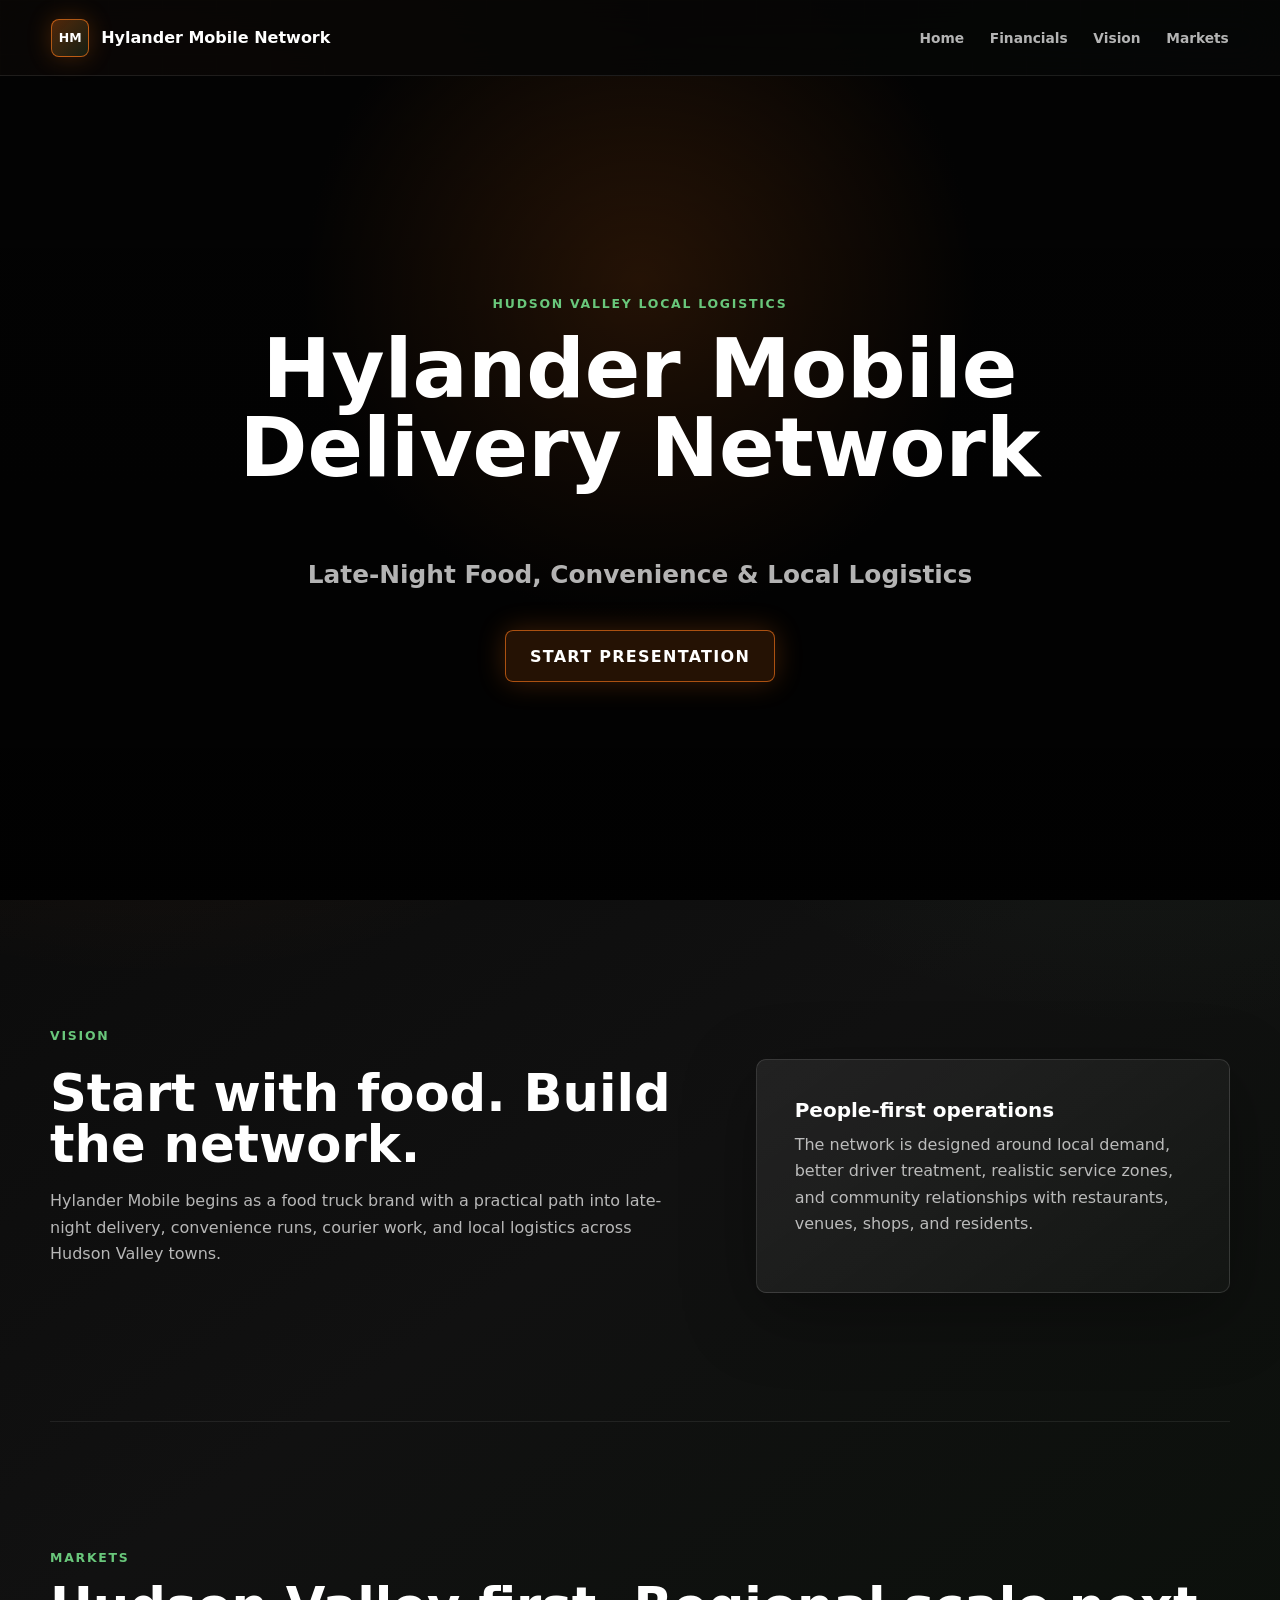
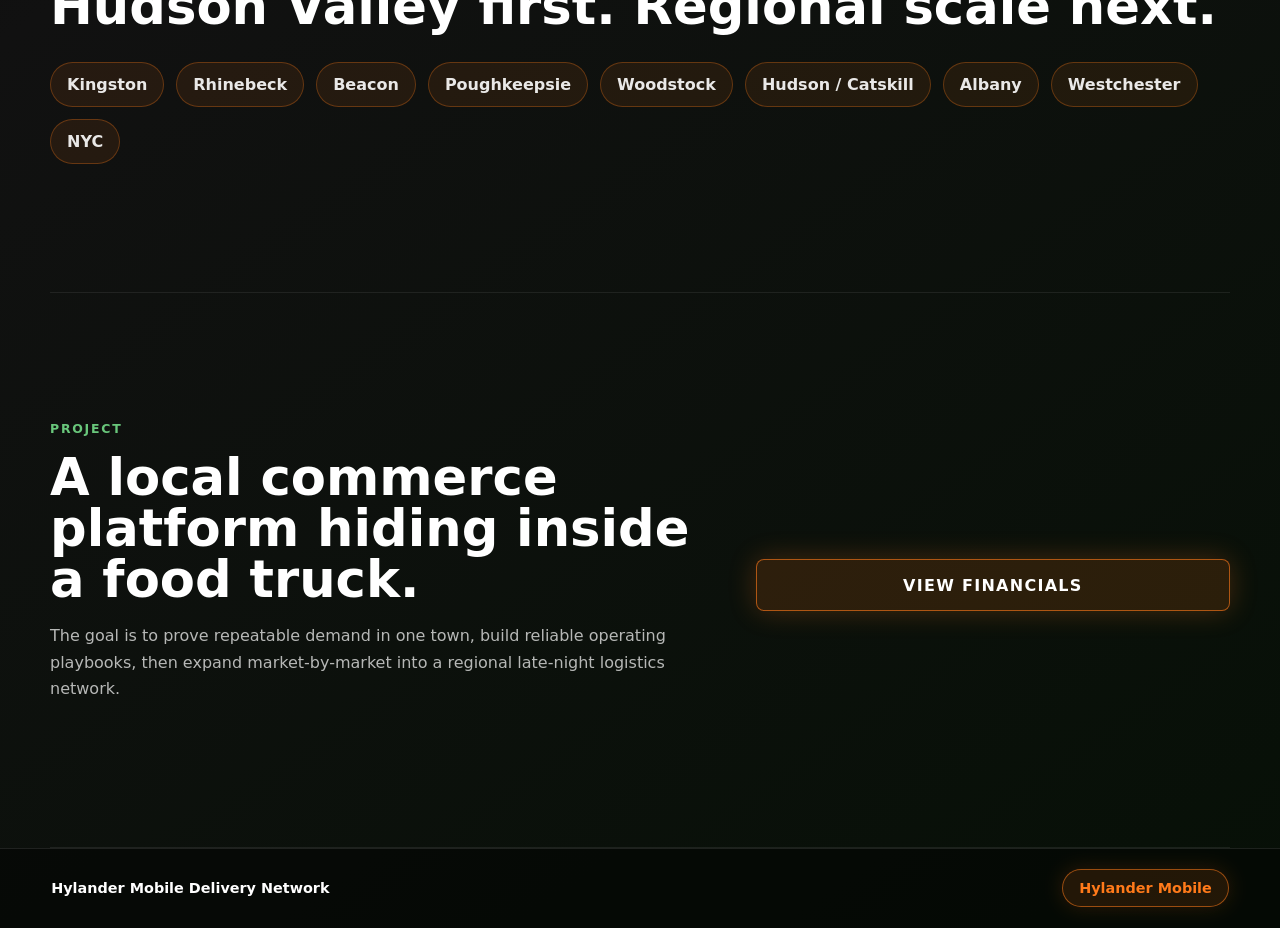
<file: index.html>
<!DOCTYPE html>
<html lang="en">
  <head>
    <meta charset="UTF-8" />
    <meta name="viewport" content="width=device-width, initial-scale=1.0" />
    <title>Hylander Mobile Delivery Network</title>
    <link rel="stylesheet" href="style.css" />
  </head>
  <body>
    <header class="site-nav">
      <a class="nav-logo" href="index.html" aria-label="Hylander Mobile Delivery Network home">
        <span class="logo-mark">HM</span>
        <span>Hylander Mobile Network</span>
      </a>

      <nav class="nav-links" aria-label="Primary navigation">
        <a href="index.html">Home</a>
        <a href="financials.html">Financials</a>
        <a href="#vision">Vision</a>
        <a href="#markets">Markets</a>
      </nav>
    </header>

    <main>
      <section class="deck-hero" id="home" aria-label="Hylander Mobile pitch deck">
        <div class="intro-screen" id="introScreen">
          <div class="intro-content">
            <p class="eyebrow">Hudson Valley Local Logistics</p>
            <h1>Hylander Mobile Delivery Network</h1>
            <p class="subtitle">Late-Night Food, Convenience &amp; Local Logistics</p>
            <button class="primary-action" id="startButton" type="button">
              Start Presentation
            </button>
          </div>
        </div>

        <section class="presentation" id="presentation" aria-live="polite">
          <div class="deck-statusbar">
            <p class="slide-count" id="slideCount">Slide 1 / 8</p>

            <div class="controls" aria-label="Presentation controls">
              <button class="control-button" id="restartButton" type="button" title="Restart">
                Restart
              </button>
              <button class="control-button" id="fullscreenButton" type="button" title="Fullscreen">
                Fullscreen
              </button>
            </div>
          </div>

          <button class="nav-button nav-prev" id="prevButton" type="button" aria-label="Previous slide">
            <span aria-hidden="true">&lsaquo;</span>
          </button>

          <figure class="slide-frame">
            <img id="slideImage" src="" alt="Hylander Mobile pitch deck slide" decoding="async" fetchpriority="high" />
          </figure>

          <button class="nav-button nav-next" id="nextButton" type="button" aria-label="Next slide">
            <span aria-hidden="true">&rsaquo;</span>
          </button>

          <footer class="deck-footer">
            <div class="dot-strip" id="dotStrip" aria-label="Slide navigation"></div>
            <p>Early-stage concept. Financial projections are illustrative examples, not guaranteed results.</p>
          </footer>

          <div class="progress-track" aria-hidden="true">
            <div class="progress-bar" id="progressBar"></div>
          </div>
        </section>
      </section>

      <section class="content-section" id="vision">
        <div class="section-kicker">Vision</div>
        <div class="split-layout">
          <div>
            <h2>Start with food. Build the network.</h2>
            <p>
              Hylander Mobile begins as a food truck brand with a practical path into late-night delivery,
              convenience runs, courier work, and local logistics across Hudson Valley towns.
            </p>
          </div>
          <div class="story-card">
            <h3>People-first operations</h3>
            <p>
              The network is designed around local demand, better driver treatment, realistic service zones,
              and community relationships with restaurants, venues, shops, and residents.
            </p>
          </div>
        </div>
      </section>

      <section class="content-section markets-section" id="markets">
        <div class="section-kicker">Markets</div>
        <h2>Hudson Valley first. Regional scale next.</h2>
        <div class="market-pills">
          <span>Kingston</span>
          <span>Rhinebeck</span>
          <span>Beacon</span>
          <span>Poughkeepsie</span>
          <span>Woodstock</span>
          <span>Hudson / Catskill</span>
          <span>Albany</span>
          <span>Westchester</span>
          <span>NYC</span>
        </div>
      </section>

      <section class="content-section project-section" id="project">
        <div class="section-kicker">Project</div>
        <div class="split-layout">
          <div>
            <h2>A local commerce platform hiding inside a food truck.</h2>
            <p>
              The goal is to prove repeatable demand in one town, build reliable operating playbooks,
              then expand market-by-market into a regional late-night logistics network.
            </p>
          </div>
          <a class="primary-action link-action" href="financials.html">View Financials</a>
        </div>
      </section>
    </main>

    <footer class="site-footer">
      <span>Hylander Mobile Delivery Network</span>
      <a class="footer-button" href="https://hylander-mobile.vercel.app/">Hylander Mobile</a>
    </footer>

    <script src="script.js"></script>
  </body>
</html>
</file>
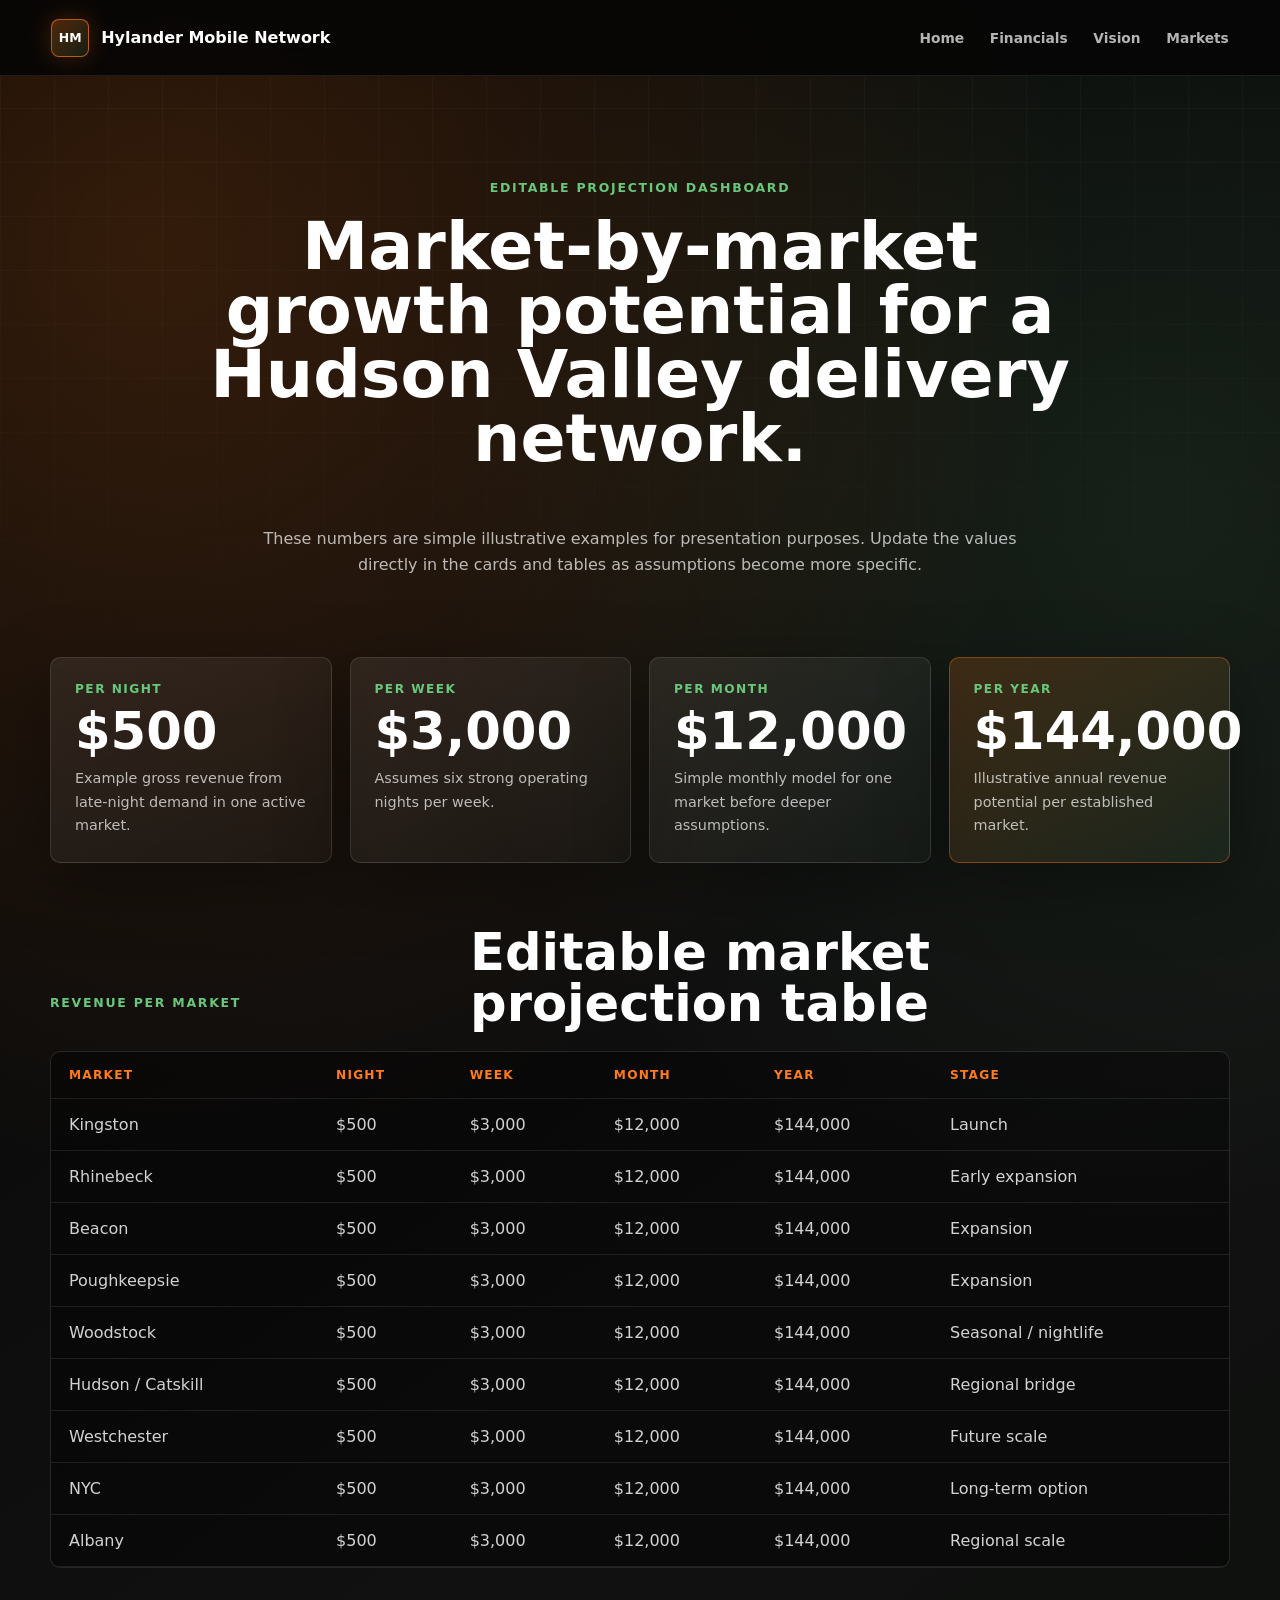
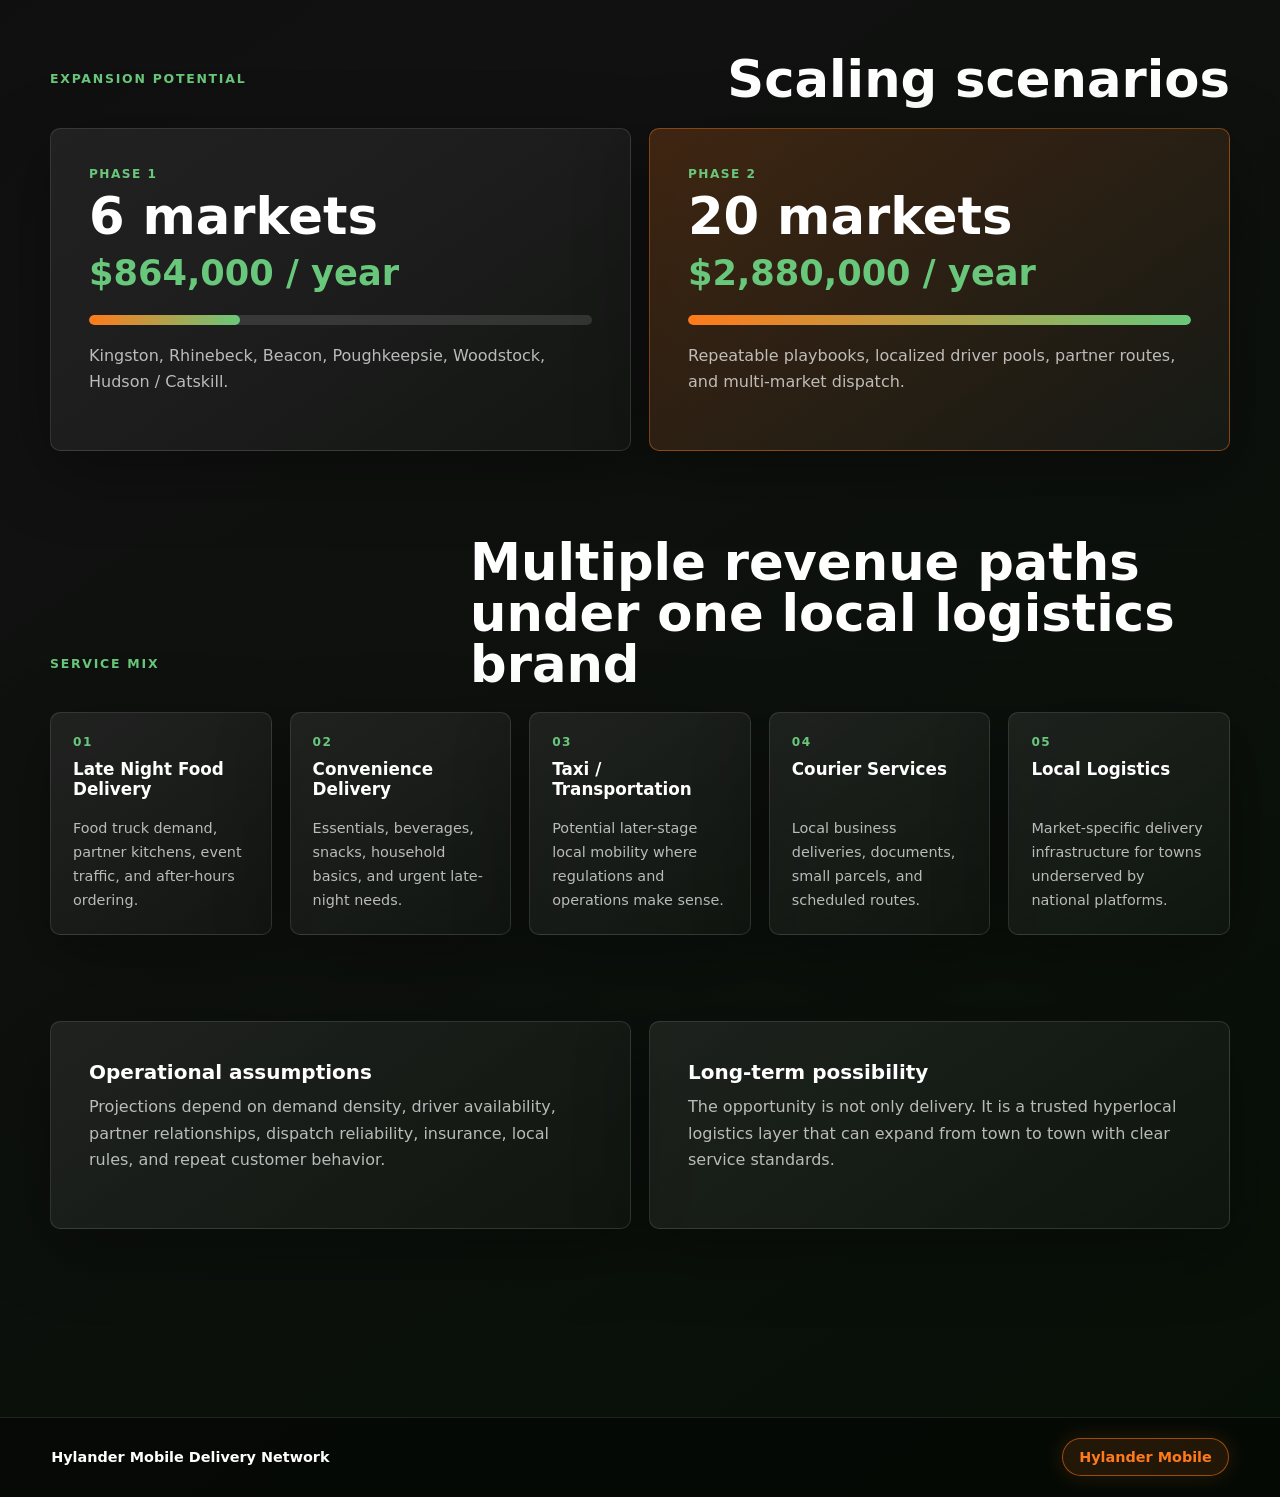
<file: financials.html>
<!DOCTYPE html>
<html lang="en">
  <head>
    <meta charset="UTF-8" />
    <meta name="viewport" content="width=device-width, initial-scale=1.0" />
    <title>Financials | Hylander Mobile Delivery Network</title>
    <link rel="stylesheet" href="style.css" />
  </head>
  <body>
    <header class="site-nav">
      <a class="nav-logo" href="index.html" aria-label="Hylander Mobile Delivery Network home">
        <span class="logo-mark">HM</span>
        <span>Hylander Mobile Network</span>
      </a>

      <nav class="nav-links" aria-label="Primary navigation">
        <a href="index.html">Home</a>
        <a href="financials.html">Financials</a>
        <a href="index.html#vision">Vision</a>
        <a href="index.html#markets">Markets</a>
      </nav>
    </header>

    <main class="financial-page">
      <section class="financial-hero">
        <p class="eyebrow">Editable Projection Dashboard</p>
        <h1>Market-by-market growth potential for a Hudson Valley delivery network.</h1>
        <p>
          These numbers are simple illustrative examples for presentation purposes. Update the values
          directly in the cards and tables as assumptions become more specific.
        </p>
      </section>

      <section class="metric-grid" aria-label="Core revenue assumptions">
        <article class="metric-card">
          <span>Per Night</span>
          <strong data-count="500">$500</strong>
          <p>Example gross revenue from late-night demand in one active market.</p>
        </article>
        <article class="metric-card">
          <span>Per Week</span>
          <strong data-count="3000">$3,000</strong>
          <p>Assumes six strong operating nights per week.</p>
        </article>
        <article class="metric-card">
          <span>Per Month</span>
          <strong data-count="12000">$12,000</strong>
          <p>Simple monthly model for one market before deeper assumptions.</p>
        </article>
        <article class="metric-card accent">
          <span>Per Year</span>
          <strong data-count="144000">$144,000</strong>
          <p>Illustrative annual revenue potential per established market.</p>
        </article>
      </section>

      <section class="dashboard-section">
        <div class="section-heading">
          <p class="section-kicker">Revenue Per Market</p>
          <h2>Editable market projection table</h2>
        </div>

        <div class="table-wrap">
          <table>
            <thead>
              <tr>
                <th>Market</th>
                <th>Night</th>
                <th>Week</th>
                <th>Month</th>
                <th>Year</th>
                <th>Stage</th>
              </tr>
            </thead>
            <tbody>
              <tr><td>Kingston</td><td>$500</td><td>$3,000</td><td>$12,000</td><td>$144,000</td><td>Launch</td></tr>
              <tr><td>Rhinebeck</td><td>$500</td><td>$3,000</td><td>$12,000</td><td>$144,000</td><td>Early expansion</td></tr>
              <tr><td>Beacon</td><td>$500</td><td>$3,000</td><td>$12,000</td><td>$144,000</td><td>Expansion</td></tr>
              <tr><td>Poughkeepsie</td><td>$500</td><td>$3,000</td><td>$12,000</td><td>$144,000</td><td>Expansion</td></tr>
              <tr><td>Woodstock</td><td>$500</td><td>$3,000</td><td>$12,000</td><td>$144,000</td><td>Seasonal / nightlife</td></tr>
              <tr><td>Hudson / Catskill</td><td>$500</td><td>$3,000</td><td>$12,000</td><td>$144,000</td><td>Regional bridge</td></tr>
              <tr><td>Westchester</td><td>$500</td><td>$3,000</td><td>$12,000</td><td>$144,000</td><td>Future scale</td></tr>
              <tr><td>NYC</td><td>$500</td><td>$3,000</td><td>$12,000</td><td>$144,000</td><td>Long-term option</td></tr>
              <tr><td>Albany</td><td>$500</td><td>$3,000</td><td>$12,000</td><td>$144,000</td><td>Regional scale</td></tr>
            </tbody>
          </table>
        </div>
      </section>

      <section class="dashboard-section">
        <div class="section-heading">
          <p class="section-kicker">Expansion Potential</p>
          <h2>Scaling scenarios</h2>
        </div>

        <div class="scenario-grid">
          <article class="scenario-card">
            <span>Phase 1</span>
            <h3>6 markets</h3>
            <strong>$864,000 / year</strong>
            <div class="bar"><span style="width: 30%"></span></div>
            <p>Kingston, Rhinebeck, Beacon, Poughkeepsie, Woodstock, Hudson / Catskill.</p>
          </article>
          <article class="scenario-card featured">
            <span>Phase 2</span>
            <h3>20 markets</h3>
            <strong>$2,880,000 / year</strong>
            <div class="bar"><span style="width: 100%"></span></div>
            <p>Repeatable playbooks, localized driver pools, partner routes, and multi-market dispatch.</p>
          </article>
        </div>
      </section>

      <section class="dashboard-section service-section">
        <div class="section-heading">
          <p class="section-kicker">Service Mix</p>
          <h2>Multiple revenue paths under one local logistics brand</h2>
        </div>

        <div class="service-grid">
          <article><span>01</span><strong>Late Night Food Delivery</strong><p>Food truck demand, partner kitchens, event traffic, and after-hours ordering.</p></article>
          <article><span>02</span><strong>Convenience Delivery</strong><p>Essentials, beverages, snacks, household basics, and urgent late-night needs.</p></article>
          <article><span>03</span><strong>Taxi / Transportation</strong><p>Potential later-stage local mobility where regulations and operations make sense.</p></article>
          <article><span>04</span><strong>Courier Services</strong><p>Local business deliveries, documents, small parcels, and scheduled routes.</p></article>
          <article><span>05</span><strong>Local Logistics</strong><p>Market-specific delivery infrastructure for towns underserved by national platforms.</p></article>
        </div>
      </section>

      <section class="dashboard-section assumption-grid">
        <article class="story-card">
          <h3>Operational assumptions</h3>
          <p>
            Projections depend on demand density, driver availability, partner relationships,
            dispatch reliability, insurance, local rules, and repeat customer behavior.
          </p>
        </article>
        <article class="story-card">
          <h3>Long-term possibility</h3>
          <p>
            The opportunity is not only delivery. It is a trusted hyperlocal logistics layer
            that can expand from town to town with clear service standards.
          </p>
        </article>
      </section>
    </main>

    <footer class="site-footer">
      <span>Hylander Mobile Delivery Network</span>
      <a class="footer-button" href="https://hylander-mobile.vercel.app/">Hylander Mobile</a>
    </footer>

    <script src="script.js"></script>
  </body>
</html>
</file>
<file: style.css>
:root {
  --bg: #050505;
  --surface: rgba(14, 14, 14, 0.78);
  --surface-strong: rgba(8, 8, 8, 0.94);
  --text: #ffffff;
  --muted: rgba(255, 255, 255, 0.7);
  --faint: rgba(255, 255, 255, 0.12);
  --orange: #ff7a1a;
  --orange-soft: rgba(255, 122, 26, 0.24);
  --green: #69c77b;
  --shadow: 0 24px 90px rgba(0, 0, 0, 0.6);
  font-family: Inter, ui-sans-serif, system-ui, -apple-system, BlinkMacSystemFont, "Segoe UI", sans-serif;
}

* {
  box-sizing: border-box;
}

html {
  scroll-behavior: smooth;
}

body {
  min-height: 100%;
  margin: 0;
  background:
    radial-gradient(circle at 12% 8%, rgba(255, 122, 26, 0.18), transparent 30%),
    radial-gradient(circle at 90% 16%, rgba(105, 199, 123, 0.1), transparent 26%),
    linear-gradient(145deg, #050505 0%, #111111 48%, #071007 100%);
  color: var(--text);
}

body::before {
  position: fixed;
  inset: 0;
  z-index: -1;
  content: "";
  pointer-events: none;
  background-image: linear-gradient(rgba(255, 255, 255, 0.035) 1px, transparent 1px),
    linear-gradient(90deg, rgba(255, 255, 255, 0.03) 1px, transparent 1px);
  background-size: 54px 54px;
  mask-image: linear-gradient(to bottom, black, transparent 86%);
}

a {
  color: inherit;
  text-decoration: none;
}

button {
  font: inherit;
}

.site-nav {
  position: sticky;
  top: 0;
  z-index: 20;
  display: flex;
  align-items: center;
  justify-content: space-between;
  gap: 24px;
  min-height: 76px;
  padding: 0 clamp(16px, 4vw, 54px);
  border-bottom: 1px solid rgba(255, 255, 255, 0.09);
  background: rgba(5, 5, 5, 0.88);
  backdrop-filter: blur(18px);
}

.nav-logo {
  display: inline-flex;
  align-items: center;
  gap: 12px;
  color: var(--text);
  font-weight: 900;
  letter-spacing: 0;
}

.logo-mark {
  display: grid;
  place-items: center;
  width: 38px;
  height: 38px;
  border: 1px solid rgba(255, 122, 26, 0.65);
  border-radius: 8px;
  background: linear-gradient(135deg, rgba(255, 122, 26, 0.3), rgba(105, 199, 123, 0.12));
  box-shadow: 0 0 24px var(--orange-soft);
  font-size: 0.78rem;
}

.nav-links {
  display: flex;
  align-items: center;
  justify-content: flex-end;
  gap: clamp(12px, 2vw, 26px);
  color: var(--muted);
  font-size: 0.86rem;
  font-weight: 800;
}

.nav-links a {
  transition: color 160ms ease;
}

.nav-links a:hover {
  color: var(--orange);
}

.deck-hero {
  position: relative;
  height: calc(100vh - 76px);
  min-height: 620px;
  overflow: hidden;
}

.intro-screen,
.presentation {
  position: absolute;
  inset: 0;
}

.intro-screen {
  z-index: 5;
  display: grid;
  place-items: center;
  padding: 32px;
  background:
    linear-gradient(rgba(0, 0, 0, 0.43), rgba(0, 0, 0, 0.76)),
    radial-gradient(circle at 50% 25%, rgba(255, 122, 26, 0.28), transparent 38%),
    var(--bg);
  opacity: 1;
  transition: opacity 280ms ease, visibility 280ms ease;
}

.intro-screen.is-hidden {
  visibility: hidden;
  opacity: 0;
  pointer-events: none;
}

.intro-content,
.financial-hero {
  width: min(980px, 100%);
  text-align: center;
}

.eyebrow,
.section-kicker {
  margin: 0 0 16px;
  color: var(--green);
  font-size: 0.78rem;
  font-weight: 900;
  letter-spacing: 0.14em;
  text-transform: uppercase;
}

h1,
h2,
h3,
p {
  margin-top: 0;
}

h1 {
  max-width: 940px;
  margin-right: auto;
  margin-left: auto;
  font-size: clamp(2.7rem, 6.4vw, 6.25rem);
  line-height: 0.96;
  letter-spacing: 0;
}

h2 {
  margin-bottom: 18px;
  font-size: clamp(2rem, 4vw, 4rem);
  line-height: 1;
  letter-spacing: 0;
}

h3 {
  margin-bottom: 10px;
  font-size: 1.25rem;
}

p {
  color: var(--muted);
  line-height: 1.65;
}

.subtitle {
  margin: 24px auto 34px;
  font-size: clamp(1.05rem, 2.2vw, 1.55rem);
  font-weight: 700;
}

.primary-action,
.control-button,
.nav-button {
  border: 1px solid rgba(255, 122, 26, 0.62);
  background: rgba(255, 122, 26, 0.14);
  color: var(--text);
  cursor: pointer;
  box-shadow: 0 0 28px var(--orange-soft);
  transition: transform 160ms ease, border-color 160ms ease, background 160ms ease;
}

.primary-action:hover,
.control-button:hover,
.nav-button:hover,
.dot:hover {
  transform: translateY(-1px);
  border-color: var(--orange);
  background: rgba(255, 122, 26, 0.22);
}

.primary-action {
  display: inline-flex;
  align-items: center;
  justify-content: center;
  min-height: 52px;
  padding: 0 24px;
  border-radius: 8px;
  font-weight: 900;
  text-transform: uppercase;
  letter-spacing: 0.08em;
}

.presentation {
  display: grid;
  grid-template-rows: 58px minmax(0, 1fr) 84px;
  padding: 0 clamp(14px, 3vw, 34px);
}

.deck-statusbar,
.deck-footer {
  z-index: 2;
  display: flex;
  align-items: center;
  gap: 16px;
}

.deck-statusbar {
  justify-content: space-between;
}

.slide-count,
.deck-footer p {
  margin: 0;
  color: var(--muted);
  font-size: 0.86rem;
}

.controls {
  display: flex;
  gap: 10px;
}

.control-button {
  min-height: 36px;
  padding: 0 13px;
  border-radius: 7px;
  font-size: 0.8rem;
  font-weight: 850;
}

.slide-frame {
  display: grid;
  place-items: center;
  width: 100%;
  height: 100%;
  min-height: 0;
  margin: 0;
  padding: 14px 70px;
}

.slide-frame img {
  display: block;
  max-width: 100%;
  max-height: 100%;
  object-fit: contain;
  border: 1px solid rgba(255, 255, 255, 0.14);
  border-radius: 10px;
  background: #000000;
  box-shadow: var(--shadow);
  opacity: 1;
  transition: opacity 260ms ease;
}

.slide-frame img.is-fading {
  opacity: 0;
}

.nav-button {
  position: absolute;
  top: 50%;
  z-index: 3;
  display: grid;
  place-items: center;
  width: 54px;
  height: 54px;
  padding: 0;
  border-radius: 50%;
  background: var(--surface);
  transform: translateY(-50%);
}

.nav-button:hover {
  transform: translateY(calc(-50% - 1px));
}

.nav-button:disabled {
  opacity: 0.36;
  cursor: default;
  transform: translateY(-50%);
}

.nav-button span {
  display: grid;
  place-items: center;
  width: 100%;
  height: 100%;
  padding-bottom: 4px;
  font-family: Georgia, "Times New Roman", serif;
  font-size: 2.8rem;
  line-height: 1;
}

.nav-prev {
  left: clamp(14px, 3vw, 34px);
}

.nav-next {
  right: clamp(14px, 3vw, 34px);
}

.dot-strip {
  display: flex;
  max-width: calc(100vw - 32px);
  gap: 8px;
  padding: 8px 10px;
  overflow-x: auto;
  border: 1px solid rgba(255, 255, 255, 0.13);
  border-radius: 999px;
  background: var(--surface-strong);
}

.dot {
  width: 9px;
  height: 9px;
  flex: 0 0 auto;
  padding: 0;
  border: 1px solid rgba(255, 255, 255, 0.35);
  border-radius: 50%;
  background: rgba(255, 255, 255, 0.28);
  cursor: pointer;
}

.dot.is-active {
  width: 24px;
  border-color: var(--orange);
  border-radius: 999px;
  background: var(--orange);
  box-shadow: 0 0 18px var(--orange-soft);
}

.deck-footer {
  flex-direction: column;
  justify-content: center;
  text-align: center;
}

.progress-track {
  position: absolute;
  left: 0;
  right: 0;
  bottom: 0;
  height: 5px;
  background: rgba(255, 255, 255, 0.12);
}

.progress-bar {
  width: 0;
  height: 100%;
  background: linear-gradient(90deg, var(--orange), var(--green));
  box-shadow: 0 0 18px rgba(255, 122, 26, 0.55);
  transition: width 220ms ease;
}

.content-section,
.financial-page {
  width: min(1180px, calc(100% - 32px));
  margin: 0 auto;
}

.content-section {
  padding: clamp(72px, 10vw, 130px) 0;
  border-bottom: 1px solid rgba(255, 255, 255, 0.08);
  scroll-margin-top: 90px;
}

.split-layout {
  display: grid;
  grid-template-columns: minmax(0, 1.15fr) minmax(280px, 0.85fr);
  gap: clamp(24px, 5vw, 72px);
  align-items: center;
}

.story-card,
.metric-card,
.scenario-card,
.service-grid article {
  border: 1px solid rgba(255, 255, 255, 0.12);
  border-radius: 10px;
  background: linear-gradient(145deg, rgba(255, 255, 255, 0.075), rgba(255, 255, 255, 0.025));
  box-shadow: 0 20px 70px rgba(0, 0, 0, 0.35);
}

.story-card {
  padding: clamp(22px, 4vw, 38px);
}

.market-pills {
  display: flex;
  flex-wrap: wrap;
  gap: 12px;
  margin-top: 30px;
}

.market-pills span {
  padding: 12px 16px;
  border: 1px solid rgba(255, 122, 26, 0.3);
  border-radius: 999px;
  background: rgba(255, 122, 26, 0.09);
  color: rgba(255, 255, 255, 0.9);
  font-weight: 800;
}

.site-footer {
  display: flex;
  align-items: center;
  justify-content: space-between;
  gap: 18px;
  min-height: 80px;
  padding: 0 clamp(16px, 4vw, 54px);
  border-top: 1px solid rgba(255, 255, 255, 0.1);
  background: rgba(0, 0, 0, 0.42);
  color: var(--muted);
  font-size: 0.9rem;
}

.site-footer span {
  color: var(--text);
  font-weight: 900;
}

.footer-button {
  display: inline-flex;
  align-items: center;
  justify-content: center;
  min-height: 38px;
  padding: 0 16px;
  border: 1px solid rgba(255, 122, 26, 0.55);
  border-radius: 999px;
  background: rgba(255, 122, 26, 0.12);
  color: var(--orange);
  font-weight: 850;
  box-shadow: 0 0 20px rgba(255, 122, 26, 0.16);
  transition: transform 160ms ease, background 160ms ease, border-color 160ms ease;
}

.footer-button:hover {
  transform: translateY(-1px);
  border-color: var(--orange);
  background: rgba(255, 122, 26, 0.2);
}

.financial-page {
  padding: clamp(58px, 8vw, 104px) 0;
}

.financial-hero {
  margin: 0 auto clamp(42px, 7vw, 78px);
}

.financial-hero h1 {
  font-size: clamp(2.35rem, 5.2vw, 5.4rem);
}

.financial-hero p {
  max-width: 760px;
  margin-right: auto;
  margin-left: auto;
}

.metric-grid,
.scenario-grid,
.service-grid,
.assumption-grid {
  display: grid;
  gap: 18px;
}

.metric-grid {
  grid-template-columns: repeat(4, minmax(0, 1fr));
  margin-bottom: 64px;
}

.metric-card {
  padding: 24px;
}

.metric-card span,
.scenario-card span,
.service-grid span {
  display: block;
  margin-bottom: 10px;
  color: var(--green);
  font-size: 0.76rem;
  font-weight: 900;
  letter-spacing: 0.12em;
  text-transform: uppercase;
}

.metric-card strong {
  display: block;
  margin-bottom: 10px;
  color: var(--text);
  font-size: clamp(2rem, 4vw, 3.35rem);
  line-height: 1;
}

.metric-card.accent {
  border-color: rgba(255, 122, 26, 0.38);
  background: linear-gradient(145deg, rgba(255, 122, 26, 0.18), rgba(105, 199, 123, 0.07));
}

.dashboard-section {
  margin-bottom: clamp(54px, 8vw, 86px);
}

.section-heading {
  display: flex;
  align-items: end;
  justify-content: space-between;
  gap: 24px;
  margin-bottom: 22px;
}

.section-heading h2 {
  max-width: 760px;
  margin-bottom: 0;
}

.table-wrap {
  overflow-x: auto;
  border: 1px solid rgba(255, 255, 255, 0.12);
  border-radius: 10px;
  background: rgba(0, 0, 0, 0.36);
}

table {
  width: 100%;
  min-width: 820px;
  border-collapse: collapse;
}

th,
td {
  padding: 16px 18px;
  border-bottom: 1px solid rgba(255, 255, 255, 0.09);
  text-align: left;
}

th {
  color: var(--orange);
  font-size: 0.76rem;
  letter-spacing: 0.1em;
  text-transform: uppercase;
}

td {
  color: rgba(255, 255, 255, 0.82);
}

tbody tr:hover {
  background: rgba(255, 122, 26, 0.07);
}

.scenario-grid {
  grid-template-columns: repeat(2, minmax(0, 1fr));
}

.scenario-card {
  padding: clamp(24px, 4vw, 38px);
}

.scenario-card h3 {
  font-size: clamp(2rem, 4vw, 3.75rem);
  line-height: 1;
}

.scenario-card strong {
  display: block;
  margin-bottom: 22px;
  color: var(--green);
  font-size: clamp(1.35rem, 3vw, 2.2rem);
}

.scenario-card.featured {
  border-color: rgba(255, 122, 26, 0.42);
  background: linear-gradient(145deg, rgba(255, 122, 26, 0.2), rgba(255, 255, 255, 0.04));
}

.bar {
  height: 10px;
  margin-bottom: 18px;
  overflow: hidden;
  border-radius: 999px;
  background: rgba(255, 255, 255, 0.12);
}

.bar span {
  display: block;
  height: 100%;
  border-radius: inherit;
  background: linear-gradient(90deg, var(--orange), var(--green));
}

.service-grid {
  grid-template-columns: repeat(5, minmax(0, 1fr));
}

.service-grid article {
  padding: 22px;
}

.service-grid strong {
  display: block;
  min-height: 46px;
  margin-bottom: 12px;
  font-size: 1.05rem;
}

.service-grid p,
.metric-card p {
  margin-bottom: 0;
  font-size: 0.9rem;
}

.assumption-grid {
  grid-template-columns: repeat(2, minmax(0, 1fr));
}

@media (max-width: 960px) {
  .site-nav {
    align-items: flex-start;
    flex-direction: column;
    justify-content: center;
    min-height: 108px;
    padding-top: 14px;
    padding-bottom: 14px;
  }

  .nav-links {
    width: 100%;
    justify-content: flex-start;
    overflow-x: auto;
    padding-bottom: 2px;
    white-space: nowrap;
  }

  .deck-hero {
    height: calc(100vh - 108px);
  }

  .metric-grid,
  .service-grid {
    grid-template-columns: repeat(2, minmax(0, 1fr));
  }

  .split-layout,
  .scenario-grid,
  .assumption-grid {
    grid-template-columns: 1fr;
  }
}

@media (max-width: 680px) {
  .deck-hero {
    min-height: 640px;
  }

  .presentation {
    grid-template-rows: 74px minmax(0, 1fr) 112px;
    padding: 0 12px;
  }

  .deck-statusbar {
    align-items: flex-start;
    flex-direction: column;
    justify-content: center;
    gap: 8px;
  }

  .control-button {
    min-height: 32px;
    padding: 0 10px;
    font-size: 0.74rem;
  }

  .slide-frame {
    padding: 10px 0 56px;
  }

  .nav-button {
    top: auto;
    bottom: 130px;
    width: 44px;
    height: 44px;
    transform: none;
  }

  .nav-button:hover {
    transform: translateY(-1px);
  }

  .nav-button:disabled {
    transform: none;
  }

  .nav-button span {
    padding-bottom: 3px;
    font-size: 2.25rem;
  }

  .deck-footer p {
    max-width: 88vw;
    font-size: 0.72rem;
  }

  .site-footer {
    align-items: flex-start;
    flex-direction: column;
    justify-content: center;
    padding-top: 18px;
    padding-bottom: 18px;
  }

  .metric-grid,
  .service-grid {
    grid-template-columns: 1fr;
  }

  .section-heading {
    display: block;
  }
}

@media print {
  .site-nav,
  .intro-screen,
  .deck-statusbar,
  .nav-button,
  .dot-strip,
  .deck-footer,
  .progress-track,
  .site-footer {
    display: none;
  }

  body {
    background: #000000;
  }

  .deck-hero,
  .presentation {
    position: static;
    width: 100%;
    height: auto;
    min-height: 0;
    padding: 0;
  }

  .slide-frame {
    height: 100vh;
    padding: 0;
    break-after: page;
  }
}
</file>
